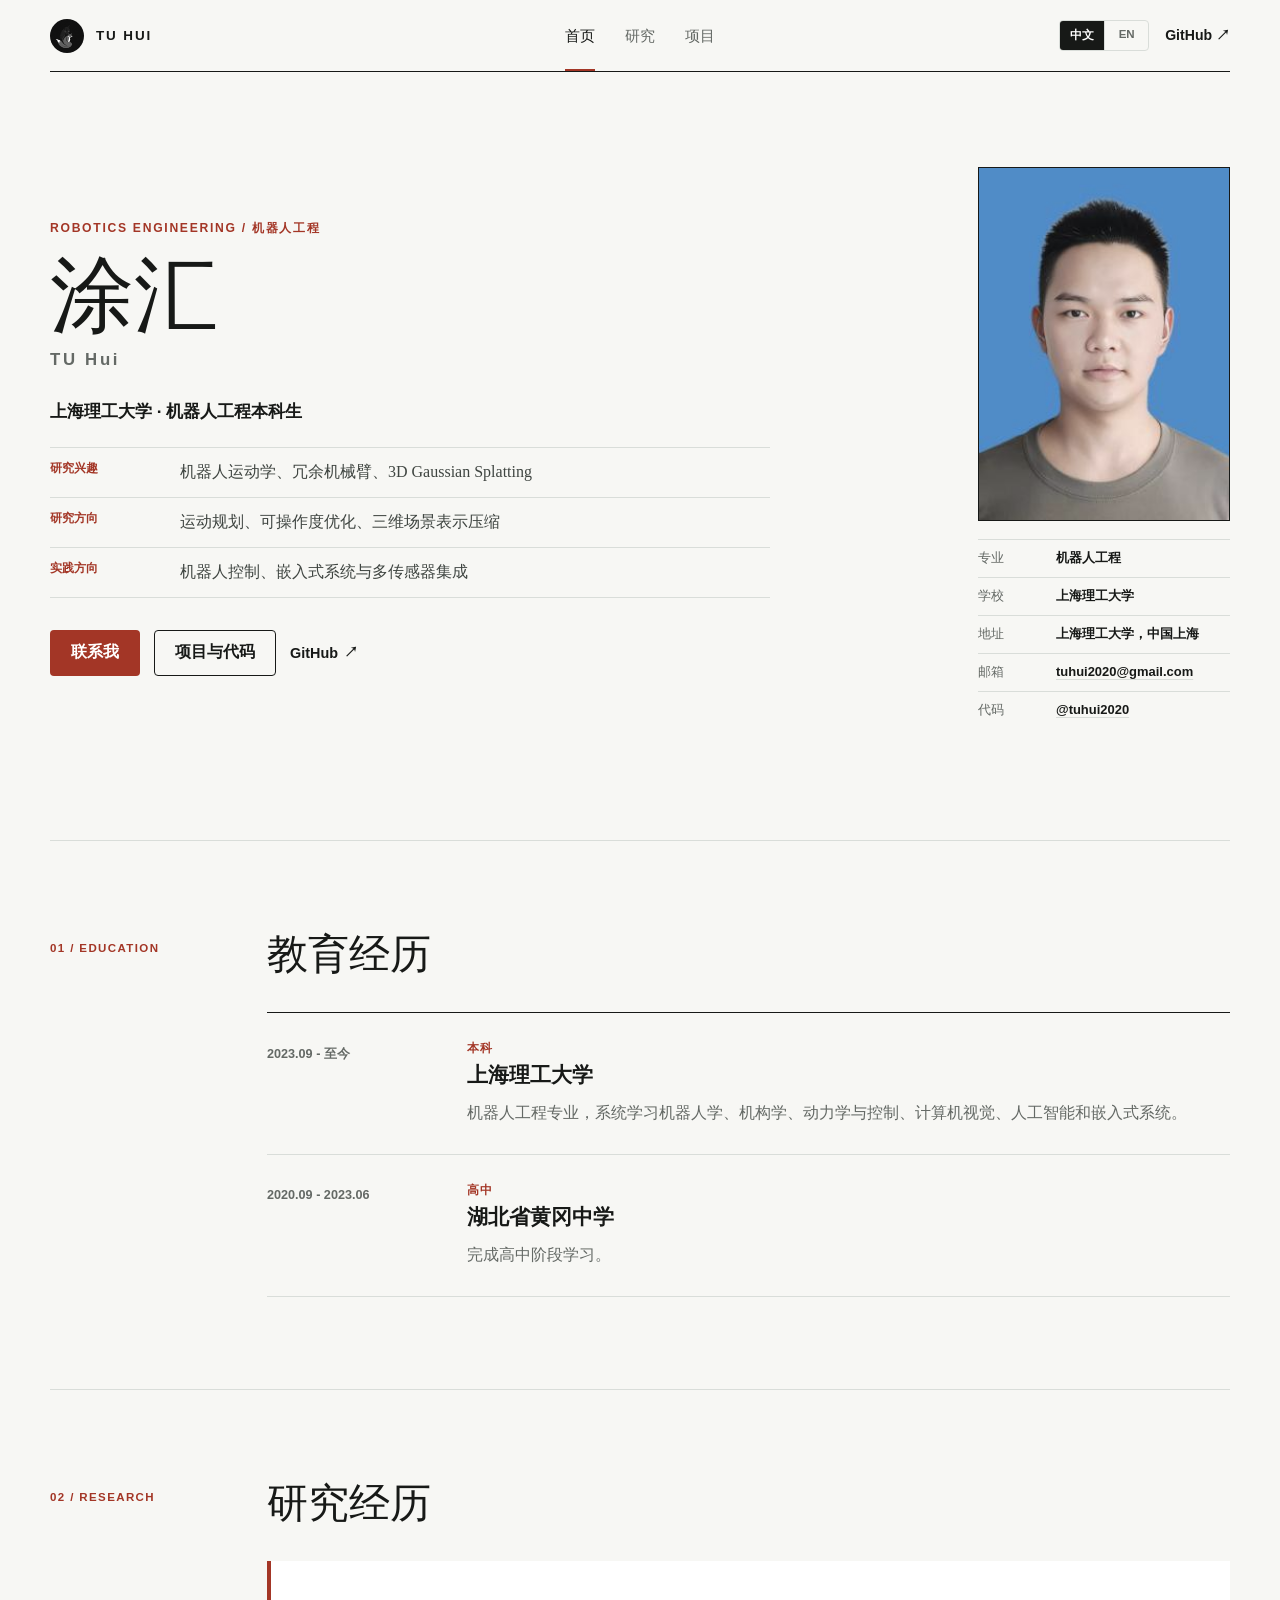
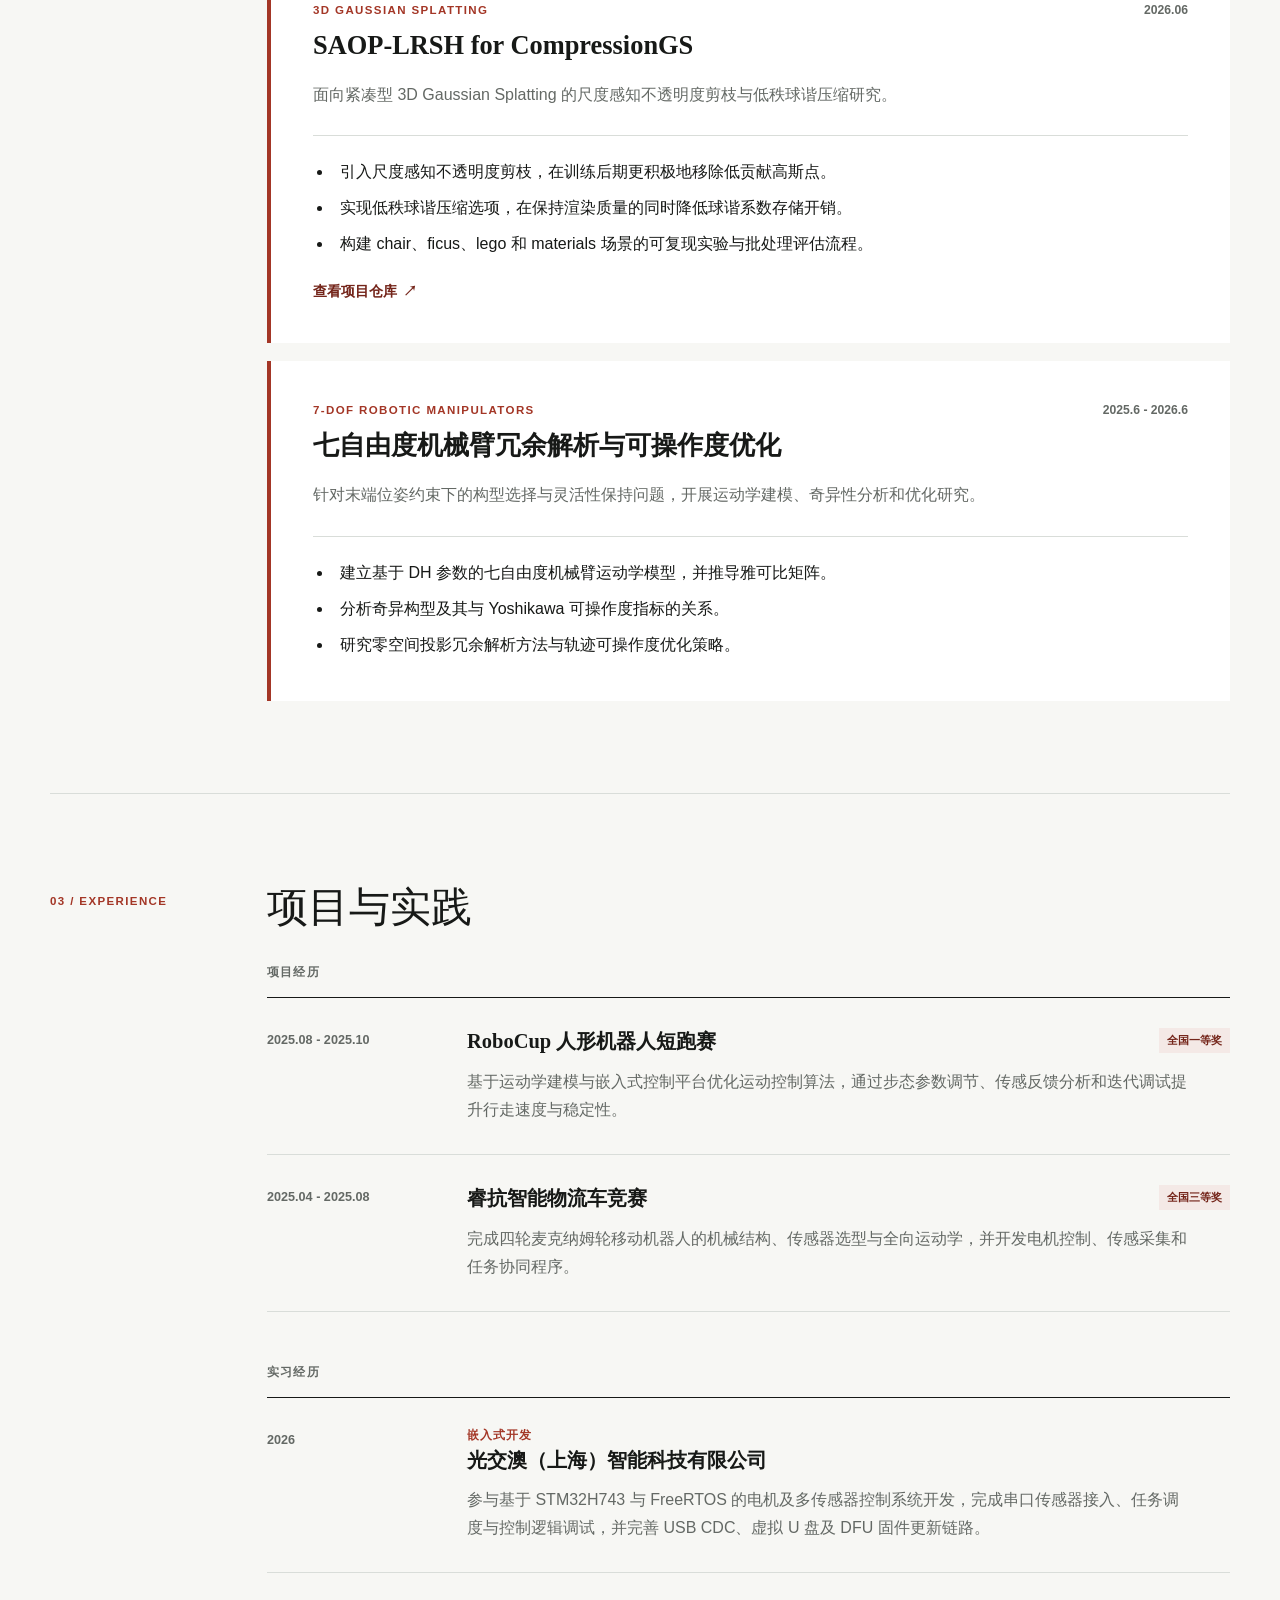
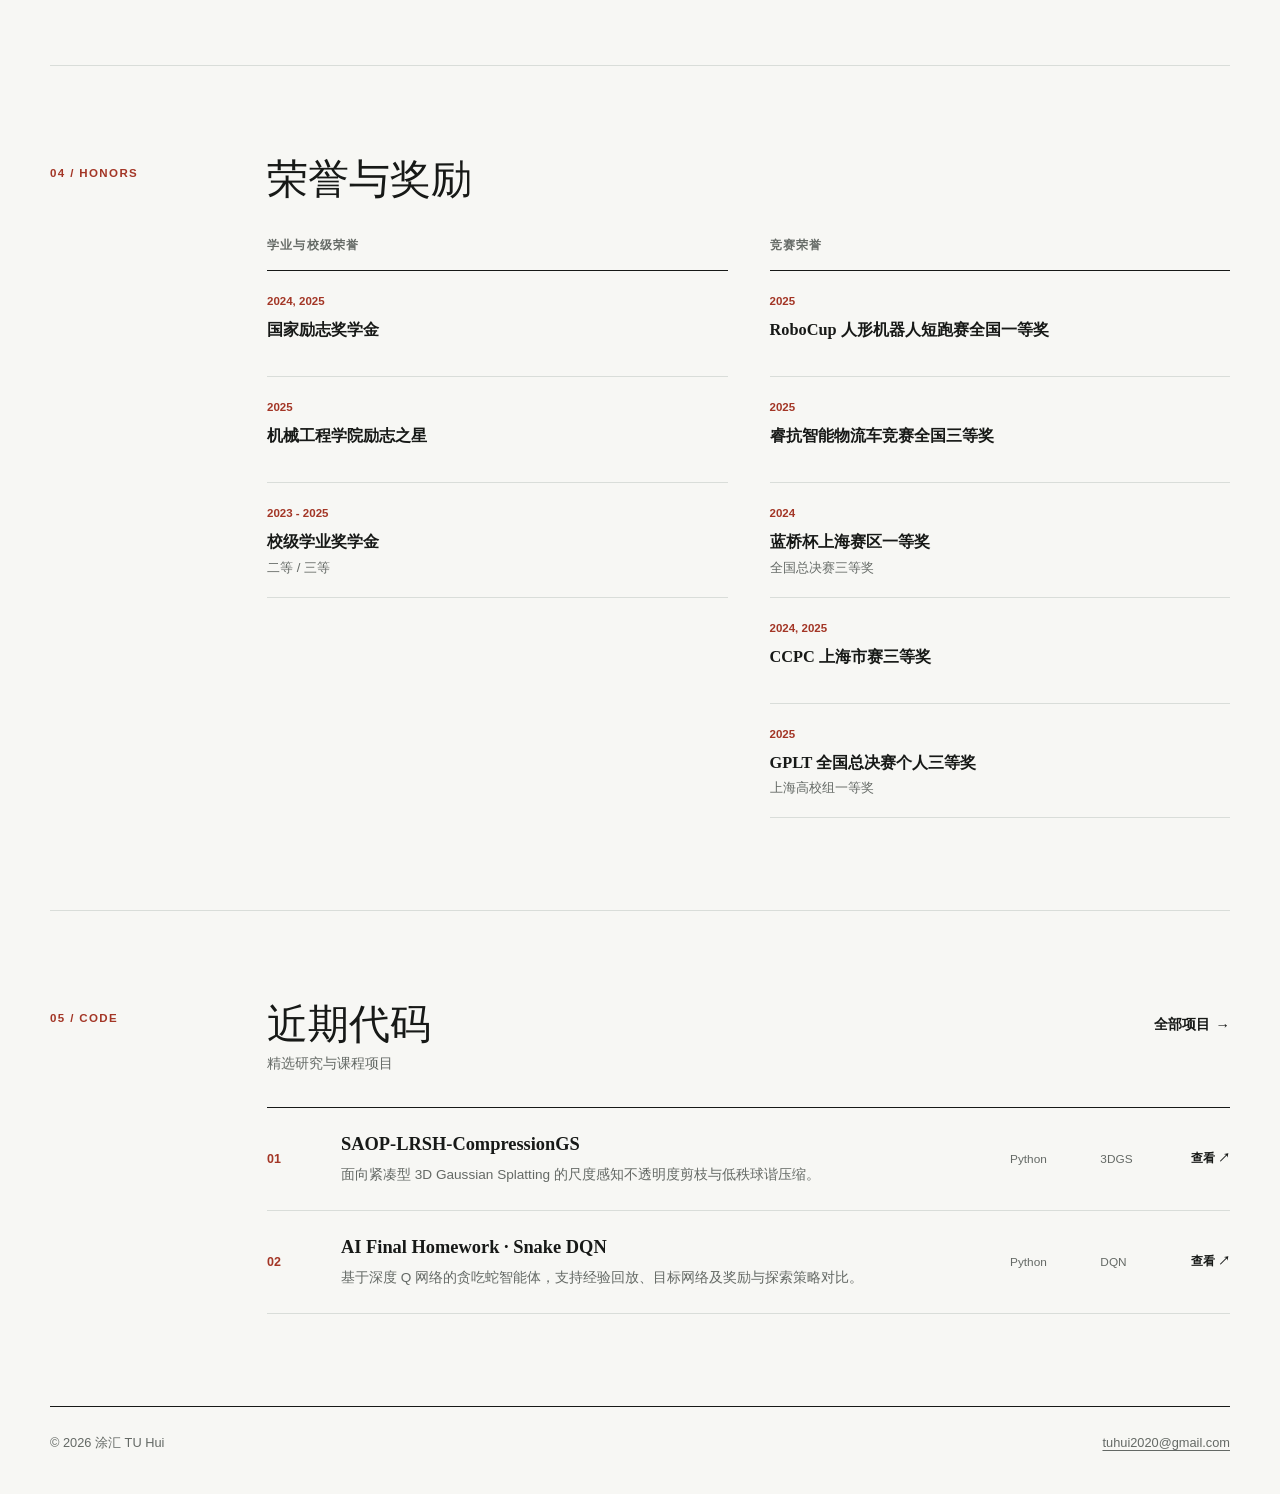
<file: index.html>
<!DOCTYPE html>
<html lang="zh-CN">
<head>
  <meta charset="UTF-8">
  <meta name="viewport" content="width=device-width, initial-scale=1.0">
  <title>涂汇 TU Hui | 个人学术主页</title>
  <meta name="description" content="涂汇的个人学术主页。上海理工大学机器人工程本科生，关注机器人运动规划、冗余机械臂与3D Gaussian Splatting压缩。">
  <link rel="alternate" hreflang="zh-CN" href="index.html">
  <link rel="alternate" hreflang="en" href="index-en.html">
  <link rel="preconnect" href="https://api.github.com">
  <link rel="stylesheet" href="styles.css?v=20260729-2">
</head>
<body data-page="home">
  <div class="site-shell">
    <div data-include="nav"></div>

    <main>
      <section class="profile-hero" aria-labelledby="profile-name">
        <div class="profile-copy">
          <p class="eyebrow">Robotics Engineering / 机器人工程</p>
          <h1 id="profile-name">涂汇 <span>TU Hui</span></h1>
          <p class="profile-role">上海理工大学 · 机器人工程本科生</p>
          <ul class="profile-points">
            <li><strong>研究兴趣</strong><span>机器人运动学、冗余机械臂、3D Gaussian Splatting</span></li>
            <li><strong>研究方向</strong><span>运动规划、可操作度优化、三维场景表示压缩</span></li>
            <li><strong>实践方向</strong><span>机器人控制、嵌入式系统与多传感器集成</span></li>
          </ul>
          <div class="profile-links" aria-label="个人链接">
            <a class="button primary" href="mailto:tuhui2020@gmail.com">联系我</a>
            <a class="button secondary" href="projects.html">项目与代码</a>
            <a class="text-arrow-link" href="https://github.com/tuhui2020" target="_blank" rel="noreferrer">GitHub <span aria-hidden="true">↗</span></a>
          </div>
        </div>

        <aside class="profile-card" aria-label="个人信息">
          <img class="profile-photo" src="images/profile.jpg" alt="涂汇的个人照片">
          <dl class="profile-facts">
            <div><dt>专业</dt><dd>机器人工程</dd></div>
            <div><dt>学校</dt><dd>上海理工大学</dd></div>
            <div><dt>地址</dt><dd>上海理工大学，中国上海</dd></div>
            <div><dt>邮箱</dt><dd><a href="mailto:tuhui2020@gmail.com">tuhui2020@gmail.com</a></dd></div>
            <div><dt>代码</dt><dd><a href="https://github.com/tuhui2020" target="_blank" rel="noreferrer">@tuhui2020</a></dd></div>
          </dl>
        </aside>
      </section>

      <section id="education" class="content-section" aria-labelledby="education-title">
        <div class="section-label">01 / Education</div>
        <div class="section-body">
          <h2 id="education-title">教育经历</h2>
          <div class="education-list">
            <article>
              <div class="timeline-date">2023.09 - 至今</div>
              <div><p class="item-award">本科</p><h3>上海理工大学</h3><p>机器人工程专业，系统学习机器人学、机构学、动力学与控制、计算机视觉、人工智能和嵌入式系统。</p></div>
            </article>
            <article>
              <div class="timeline-date">2020.09 - 2023.06</div>
              <div><p class="item-award">高中</p><h3>湖北省黄冈中学</h3><p>完成高中阶段学习。</p></div>
            </article>
          </div>
        </div>
      </section>

      <section id="research" class="content-section" aria-labelledby="research-title">
        <div class="section-label">02 / Research</div>
        <div class="section-body">
          <h2 id="research-title">研究经历</h2>
          <div class="research-entries">
            <article class="featured-research">
              <div class="research-entry-head"><div class="feature-kicker">3D Gaussian Splatting</div><span>2026.06</span></div>
              <h3>SAOP-LRSH for CompressionGS</h3>
              <p>面向紧凑型 3D Gaussian Splatting 的尺度感知不透明度剪枝与低秩球谐压缩研究。</p>
              <ul class="detail-list">
                <li>引入尺度感知不透明度剪枝，在训练后期更积极地移除低贡献高斯点。</li>
                <li>实现低秩球谐压缩选项，在保持渲染质量的同时降低球谐系数存储开销。</li>
                <li>构建 chair、ficus、lego 和 materials 场景的可复现实验与批处理评估流程。</li>
              </ul>
              <a class="text-arrow-link research-repo-link" href="https://github.com/tuhui2020/SAOP-LRSH-CompressionGS" target="_blank" rel="noreferrer">查看项目仓库 <span aria-hidden="true">↗</span></a>
            </article>
            <article class="featured-research">
              <div class="research-entry-head"><div class="feature-kicker">7-DOF Robotic Manipulators</div><span>2025.6 - 2026.6</span></div>
              <h3>七自由度机械臂冗余解析与可操作度优化</h3>
              <p>针对末端位姿约束下的构型选择与灵活性保持问题，开展运动学建模、奇异性分析和优化研究。</p>
              <ul class="detail-list">
                <li>建立基于 DH 参数的七自由度机械臂运动学模型，并推导雅可比矩阵。</li>
                <li>分析奇异构型及其与 Yoshikawa 可操作度指标的关系。</li>
                <li>研究零空间投影冗余解析方法与轨迹可操作度优化策略。</li>
              </ul>
            </article>
          </div>
        </div>
      </section>

      <section id="experience" class="content-section" aria-labelledby="experience-title">
        <div class="section-label">03 / Experience</div>
        <div class="section-body">
          <h2 id="experience-title">项目与实践</h2>

          <div class="experience-group">
            <h3 class="subsection-title">项目经历</h3>
            <div class="timeline">
              <article class="timeline-item">
                <div class="timeline-date">2025.08 - 2025.10</div>
                <div><div class="timeline-heading"><h3>RoboCup 人形机器人短跑赛</h3><span>全国一等奖</span></div><p>基于运动学建模与嵌入式控制平台优化运动控制算法，通过步态参数调节、传感反馈分析和迭代调试提升行走速度与稳定性。</p></div>
              </article>
              <article class="timeline-item">
                <div class="timeline-date">2025.04 - 2025.08</div>
                <div><div class="timeline-heading"><h3>睿抗智能物流车竞赛</h3><span>全国三等奖</span></div><p>完成四轮麦克纳姆轮移动机器人的机械结构、传感器选型与全向运动学，并开发电机控制、传感采集和任务协同程序。</p></div>
              </article>
            </div>
          </div>

          <div class="experience-group internship-group">
            <h3 class="subsection-title">实习经历</h3>
            <div class="timeline">
              <article class="timeline-item">
                <div class="timeline-date">2026</div>
                <div><p class="item-award">嵌入式开发</p><h3>光交澳（上海）智能科技有限公司</h3><p>参与基于 STM32H743 与 FreeRTOS 的电机及多传感器控制系统开发，完成串口传感器接入、任务调度与控制逻辑调试，并完善 USB CDC、虚拟 U 盘及 DFU 固件更新链路。</p></div>
              </article>
            </div>
          </div>
        </div>
      </section>

      <section id="honors" class="content-section" aria-labelledby="honors-title">
        <div class="section-label">04 / Honors</div>
        <div class="section-body">
          <h2 id="honors-title">荣誉与奖励</h2>
          <div class="honors-columns">
            <section aria-labelledby="academic-honors-title">
              <h3 id="academic-honors-title" class="subsection-title">学业与校级荣誉</h3>
              <div class="honor-list">
                <article><span>2024, 2025</span><h4>国家励志奖学金</h4></article>
                <article><span>2025</span><h4>机械工程学院励志之星</h4></article>
                <article><span>2023 - 2025</span><h4>校级学业奖学金</h4><p>二等 / 三等</p></article>
              </div>
            </section>
            <section aria-labelledby="competition-honors-title">
              <h3 id="competition-honors-title" class="subsection-title">竞赛荣誉</h3>
              <div class="honor-list">
                <article><span>2025</span><h4>RoboCup 人形机器人短跑赛全国一等奖</h4></article>
                <article><span>2025</span><h4>睿抗智能物流车竞赛全国三等奖</h4></article>
                <article><span>2024</span><h4>蓝桥杯上海赛区一等奖</h4><p>全国总决赛三等奖</p></article>
                <article><span>2024, 2025</span><h4>CCPC 上海市赛三等奖</h4></article>
                <article><span>2025</span><h4>GPLT 全国总决赛个人三等奖</h4><p>上海高校组一等奖</p></article>
              </div>
            </section>
          </div>
        </div>
      </section>

      <section id="work" class="content-section" aria-labelledby="work-title">
        <div class="section-label">05 / Code</div>
        <div class="section-body">
          <div class="section-heading-row"><div><h2 id="work-title">近期代码</h2><p class="section-note">精选研究与课程项目</p></div><a class="text-arrow-link" href="projects.html">全部项目 <span aria-hidden="true">→</span></a></div>
          <div class="home-repo-list">
            <article class="home-repo-item"><span class="home-repo-number">01</span><div><h3>SAOP-LRSH-CompressionGS</h3><p>面向紧凑型 3D Gaussian Splatting 的尺度感知不透明度剪枝与低秩球谐压缩。</p></div><div class="home-repo-meta"><span>Python</span><span>3DGS</span><a href="https://github.com/tuhui2020/SAOP-LRSH-CompressionGS" target="_blank" rel="noreferrer">查看 ↗</a></div></article>
            <article class="home-repo-item"><span class="home-repo-number">02</span><div><h3>AI Final Homework · Snake DQN</h3><p>基于深度 Q 网络的贪吃蛇智能体，支持经验回放、目标网络及奖励与探索策略对比。</p></div><div class="home-repo-meta"><span>Python</span><span>DQN</span><a href="https://github.com/tuhui2020/ai_final_homework" target="_blank" rel="noreferrer">查看 ↗</a></div></article>
          </div>
        </div>
      </section>
    </main>

    <footer class="site-footer"><span>© 2026 涂汇 TU Hui</span><a href="mailto:tuhui2020@gmail.com">tuhui2020@gmail.com</a></footer>
  </div>
  <script src="script.js?v=20260729-2"></script>
</body>
</html>
</file>
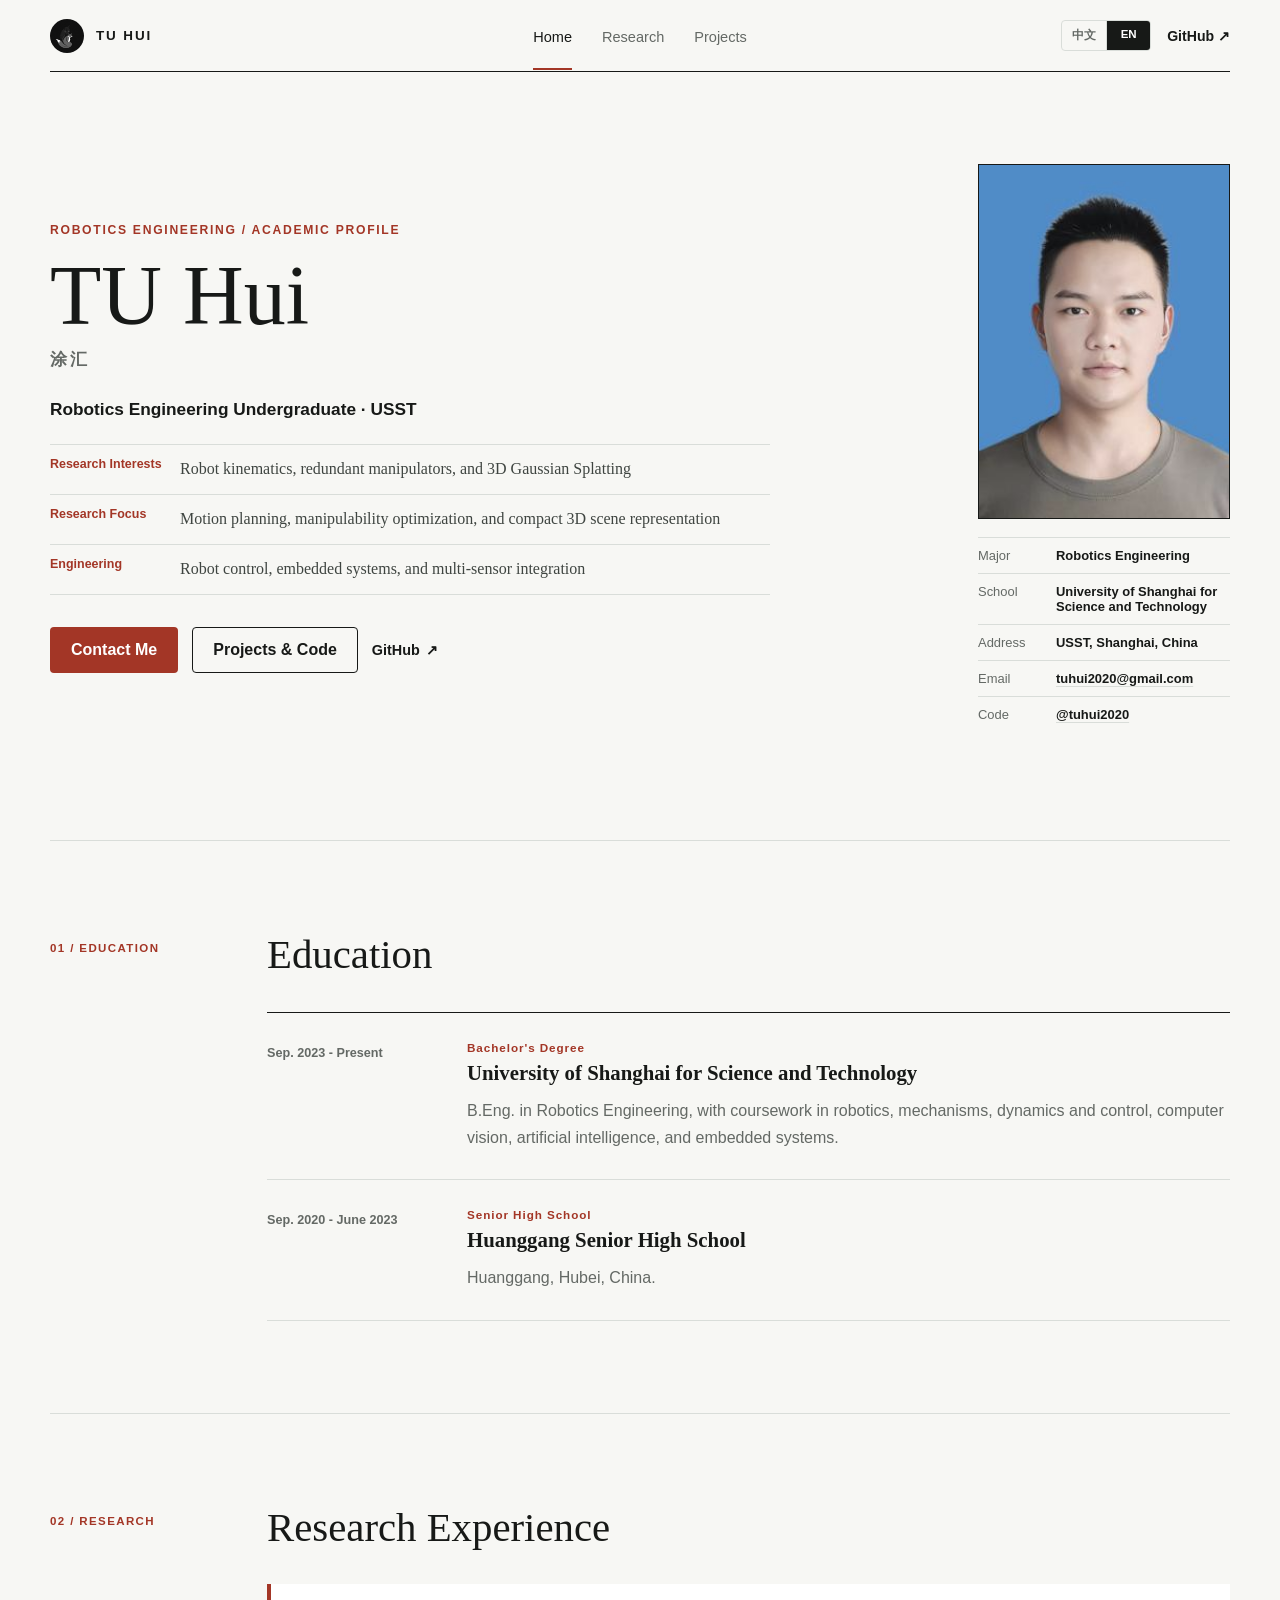
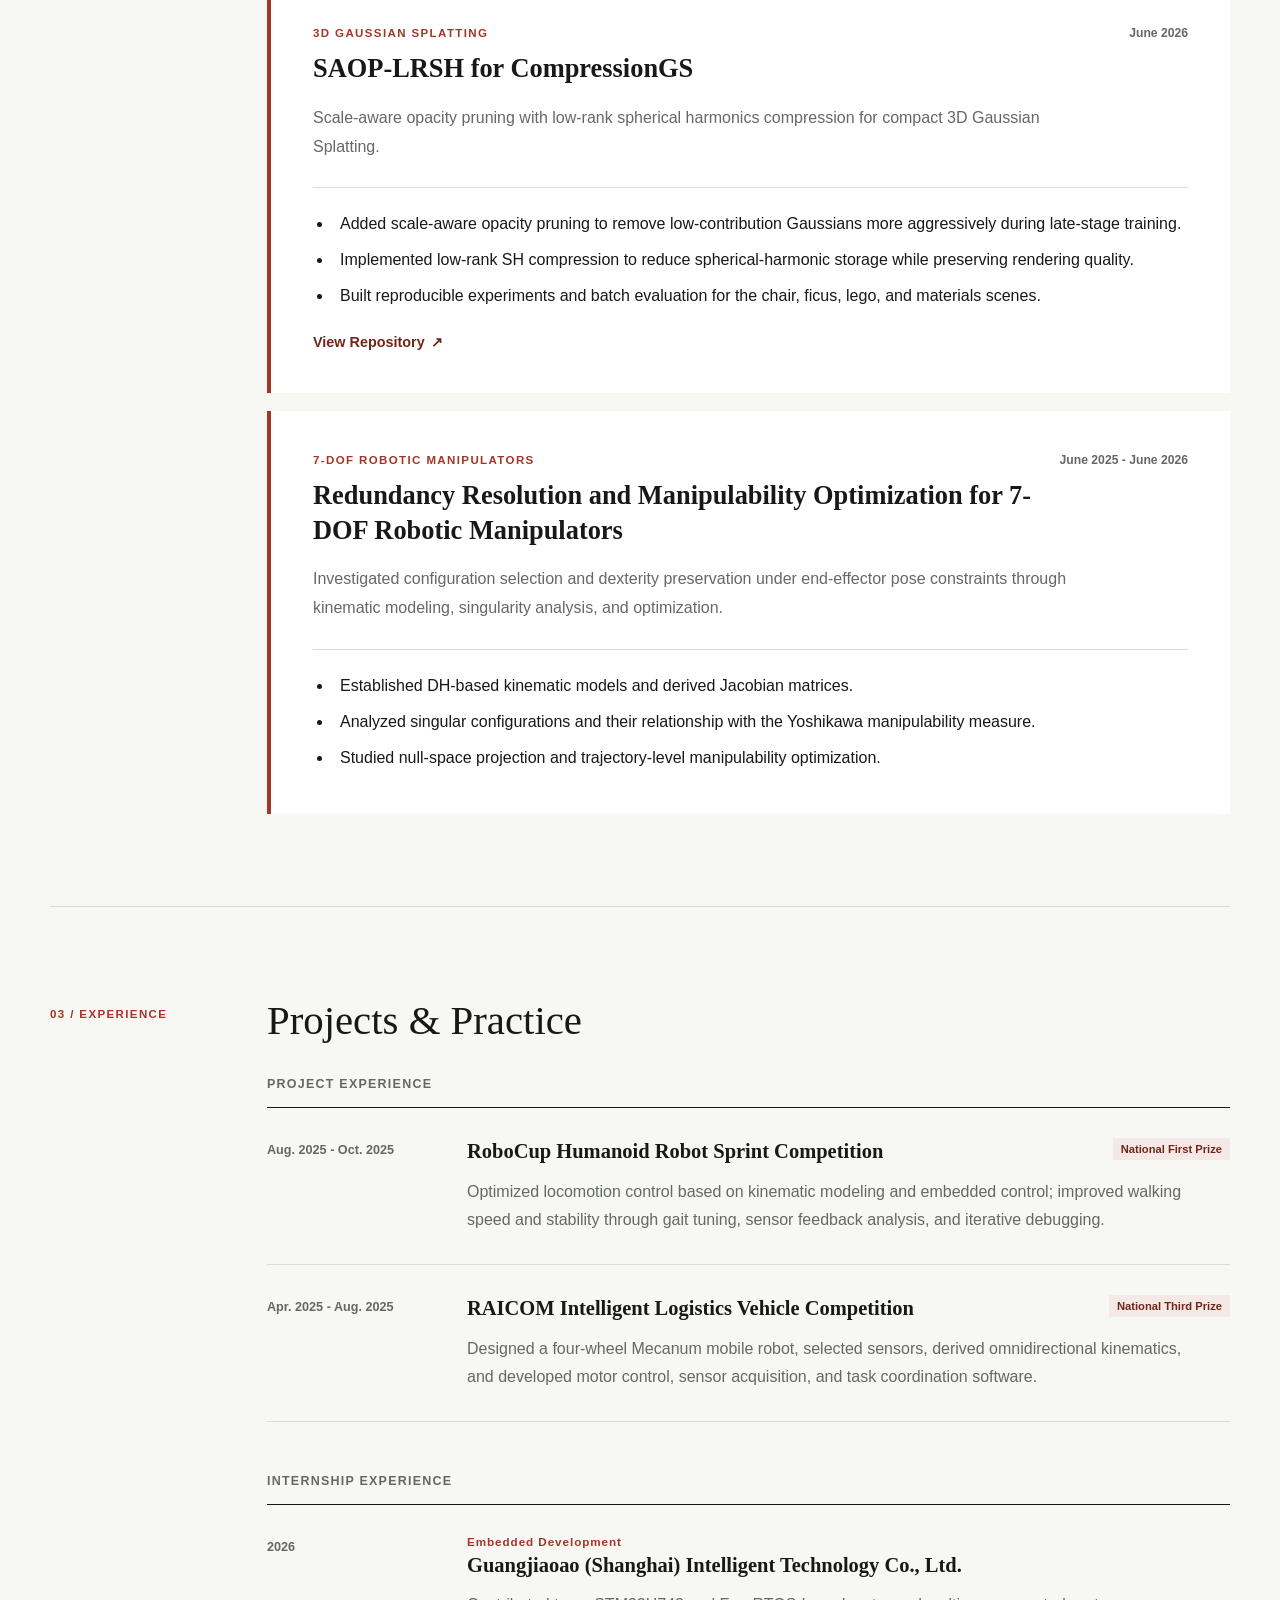
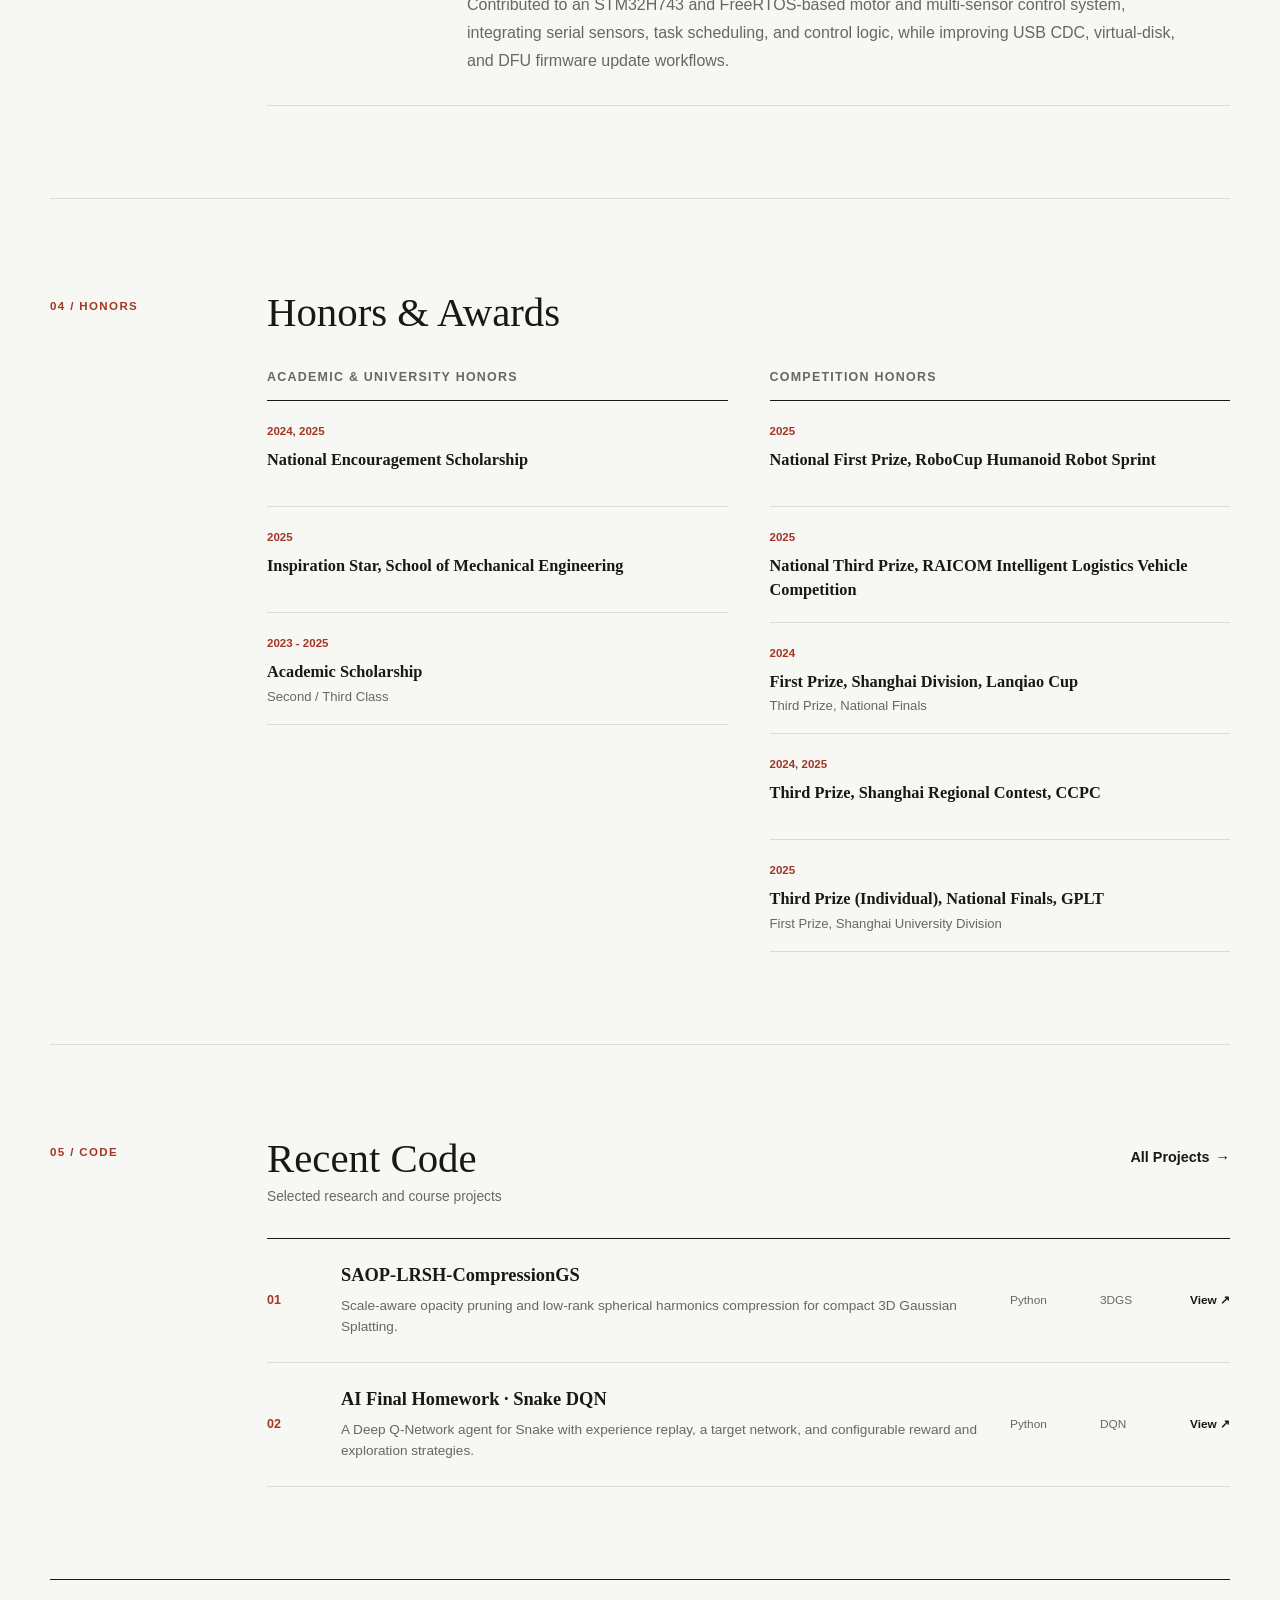
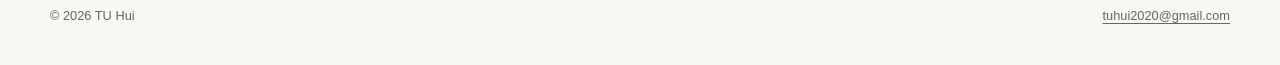
<file: index-en.html>
<!DOCTYPE html>
<html lang="en">
<head>
  <meta charset="UTF-8">
  <meta name="viewport" content="width=device-width, initial-scale=1.0">
  <title>TU Hui | Academic Profile</title>
  <meta name="description" content="TU Hui's academic profile. Robotics Engineering undergraduate at USST, focusing on robot motion planning, redundant manipulators, and 3D Gaussian Splatting compression.">
  <link rel="alternate" hreflang="zh-CN" href="index.html">
  <link rel="alternate" hreflang="en" href="index-en.html">
  <link rel="preconnect" href="https://api.github.com">
  <link rel="stylesheet" href="styles.css?v=20260729-2">
</head>
<body data-page="home" data-lang="en">
  <div class="site-shell">
    <div data-include="nav"></div>
    <main>
      <section class="profile-hero" aria-labelledby="profile-name">
        <div class="profile-copy">
          <p class="eyebrow">Robotics Engineering / Academic Profile</p>
          <h1 id="profile-name">TU Hui <span>涂汇</span></h1>
          <p class="profile-role">Robotics Engineering Undergraduate · USST</p>
          <ul class="profile-points">
            <li><strong>Research Interests</strong><span>Robot kinematics, redundant manipulators, and 3D Gaussian Splatting</span></li>
            <li><strong>Research Focus</strong><span>Motion planning, manipulability optimization, and compact 3D scene representation</span></li>
            <li><strong>Engineering</strong><span>Robot control, embedded systems, and multi-sensor integration</span></li>
          </ul>
          <div class="profile-links" aria-label="Profile links">
            <a class="button primary" href="mailto:tuhui2020@gmail.com">Contact Me</a><a class="button secondary" href="projects-en.html">Projects &amp; Code</a><a class="text-arrow-link" href="https://github.com/tuhui2020" target="_blank" rel="noreferrer">GitHub <span aria-hidden="true">↗</span></a>
          </div>
        </div>
        <aside class="profile-card" aria-label="Contact information">
          <img class="profile-photo" src="images/profile.jpg" alt="Portrait of TU Hui">
          <dl class="profile-facts">
            <div><dt>Major</dt><dd>Robotics Engineering</dd></div><div><dt>School</dt><dd>University of Shanghai for Science and Technology</dd></div><div><dt>Address</dt><dd>USST, Shanghai, China</dd></div><div><dt>Email</dt><dd><a href="mailto:tuhui2020@gmail.com">tuhui2020@gmail.com</a></dd></div><div><dt>Code</dt><dd><a href="https://github.com/tuhui2020" target="_blank" rel="noreferrer">@tuhui2020</a></dd></div>
          </dl>
        </aside>
      </section>

      <section id="education" class="content-section" aria-labelledby="education-title">
        <div class="section-label">01 / Education</div><div class="section-body"><h2 id="education-title">Education</h2><div class="education-list">
          <article><div class="timeline-date">Sep. 2023 - Present</div><div><p class="item-award">Bachelor's Degree</p><h3>University of Shanghai for Science and Technology</h3><p>B.Eng. in Robotics Engineering, with coursework in robotics, mechanisms, dynamics and control, computer vision, artificial intelligence, and embedded systems.</p></div></article>
          <article><div class="timeline-date">Sep. 2020 - June 2023</div><div><p class="item-award">Senior High School</p><h3>Huanggang Senior High School</h3><p>Huanggang, Hubei, China.</p></div></article>
        </div></div>
      </section>

      <section id="research" class="content-section" aria-labelledby="research-title">
        <div class="section-label">02 / Research</div><div class="section-body"><h2 id="research-title">Research Experience</h2><div class="research-entries">
          <article class="featured-research">
            <div class="research-entry-head"><div class="feature-kicker">3D Gaussian Splatting</div><span>June 2026</span></div><h3>SAOP-LRSH for CompressionGS</h3><p>Scale-aware opacity pruning with low-rank spherical harmonics compression for compact 3D Gaussian Splatting.</p>
            <ul class="detail-list"><li>Added scale-aware opacity pruning to remove low-contribution Gaussians more aggressively during late-stage training.</li><li>Implemented low-rank SH compression to reduce spherical-harmonic storage while preserving rendering quality.</li><li>Built reproducible experiments and batch evaluation for the chair, ficus, lego, and materials scenes.</li></ul>
            <a class="text-arrow-link research-repo-link" href="https://github.com/tuhui2020/SAOP-LRSH-CompressionGS" target="_blank" rel="noreferrer">View Repository <span aria-hidden="true">↗</span></a>
          </article>
          <article class="featured-research">
            <div class="research-entry-head"><div class="feature-kicker">7-DOF Robotic Manipulators</div><span>June 2025 - June 2026</span></div><h3>Redundancy Resolution and Manipulability Optimization for 7-DOF Robotic Manipulators</h3><p>Investigated configuration selection and dexterity preservation under end-effector pose constraints through kinematic modeling, singularity analysis, and optimization.</p>
            <ul class="detail-list"><li>Established DH-based kinematic models and derived Jacobian matrices.</li><li>Analyzed singular configurations and their relationship with the Yoshikawa manipulability measure.</li><li>Studied null-space projection and trajectory-level manipulability optimization.</li></ul>
          </article>
        </div></div>
      </section>

      <section id="experience" class="content-section" aria-labelledby="experience-title">
        <div class="section-label">03 / Experience</div><div class="section-body"><h2 id="experience-title">Projects &amp; Practice</h2>
          <div class="experience-group"><h3 class="subsection-title">Project Experience</h3><div class="timeline">
            <article class="timeline-item"><div class="timeline-date">Aug. 2025 - Oct. 2025</div><div><div class="timeline-heading"><h3>RoboCup Humanoid Robot Sprint Competition</h3><span>National First Prize</span></div><p>Optimized locomotion control based on kinematic modeling and embedded control; improved walking speed and stability through gait tuning, sensor feedback analysis, and iterative debugging.</p></div></article>
            <article class="timeline-item"><div class="timeline-date">Apr. 2025 - Aug. 2025</div><div><div class="timeline-heading"><h3>RAICOM Intelligent Logistics Vehicle Competition</h3><span>National Third Prize</span></div><p>Designed a four-wheel Mecanum mobile robot, selected sensors, derived omnidirectional kinematics, and developed motor control, sensor acquisition, and task coordination software.</p></div></article>
          </div></div>
          <div class="experience-group internship-group"><h3 class="subsection-title">Internship Experience</h3><div class="timeline">
            <article class="timeline-item"><div class="timeline-date">2026</div><div><p class="item-award">Embedded Development</p><h3>Guangjiaoao (Shanghai) Intelligent Technology Co., Ltd.</h3><p>Contributed to an STM32H743 and FreeRTOS-based motor and multi-sensor control system, integrating serial sensors, task scheduling, and control logic, while improving USB CDC, virtual-disk, and DFU firmware update workflows.</p></div></article>
          </div></div>
        </div>
      </section>

      <section id="honors" class="content-section" aria-labelledby="honors-title">
        <div class="section-label">04 / Honors</div><div class="section-body"><h2 id="honors-title">Honors &amp; Awards</h2><div class="honors-columns">
          <section aria-labelledby="academic-honors-title"><h3 id="academic-honors-title" class="subsection-title">Academic &amp; University Honors</h3><div class="honor-list">
            <article><span>2024, 2025</span><h4>National Encouragement Scholarship</h4></article><article><span>2025</span><h4>Inspiration Star, School of Mechanical Engineering</h4></article><article><span>2023 - 2025</span><h4>Academic Scholarship</h4><p>Second / Third Class</p></article>
          </div></section>
          <section aria-labelledby="competition-honors-title"><h3 id="competition-honors-title" class="subsection-title">Competition Honors</h3><div class="honor-list">
            <article><span>2025</span><h4>National First Prize, RoboCup Humanoid Robot Sprint</h4></article><article><span>2025</span><h4>National Third Prize, RAICOM Intelligent Logistics Vehicle Competition</h4></article><article><span>2024</span><h4>First Prize, Shanghai Division, Lanqiao Cup</h4><p>Third Prize, National Finals</p></article><article><span>2024, 2025</span><h4>Third Prize, Shanghai Regional Contest, CCPC</h4></article><article><span>2025</span><h4>Third Prize (Individual), National Finals, GPLT</h4><p>First Prize, Shanghai University Division</p></article>
          </div></section>
        </div></div>
      </section>

      <section id="work" class="content-section" aria-labelledby="work-title"><div class="section-label">05 / Code</div><div class="section-body"><div class="section-heading-row"><div><h2 id="work-title">Recent Code</h2><p class="section-note">Selected research and course projects</p></div><a class="text-arrow-link" href="projects-en.html">All Projects <span aria-hidden="true">→</span></a></div><div class="home-repo-list">
        <article class="home-repo-item"><span class="home-repo-number">01</span><div><h3>SAOP-LRSH-CompressionGS</h3><p>Scale-aware opacity pruning and low-rank spherical harmonics compression for compact 3D Gaussian Splatting.</p></div><div class="home-repo-meta"><span>Python</span><span>3DGS</span><a href="https://github.com/tuhui2020/SAOP-LRSH-CompressionGS" target="_blank" rel="noreferrer">View ↗</a></div></article>
        <article class="home-repo-item"><span class="home-repo-number">02</span><div><h3>AI Final Homework · Snake DQN</h3><p>A Deep Q-Network agent for Snake with experience replay, a target network, and configurable reward and exploration strategies.</p></div><div class="home-repo-meta"><span>Python</span><span>DQN</span><a href="https://github.com/tuhui2020/ai_final_homework" target="_blank" rel="noreferrer">View ↗</a></div></article>
      </div></div></section>
    </main>
    <footer class="site-footer"><span>© 2026 TU Hui</span><a href="mailto:tuhui2020@gmail.com">tuhui2020@gmail.com</a></footer>
  </div>
  <script src="script.js?v=20260729-2"></script>
</body>
</html>
</file>
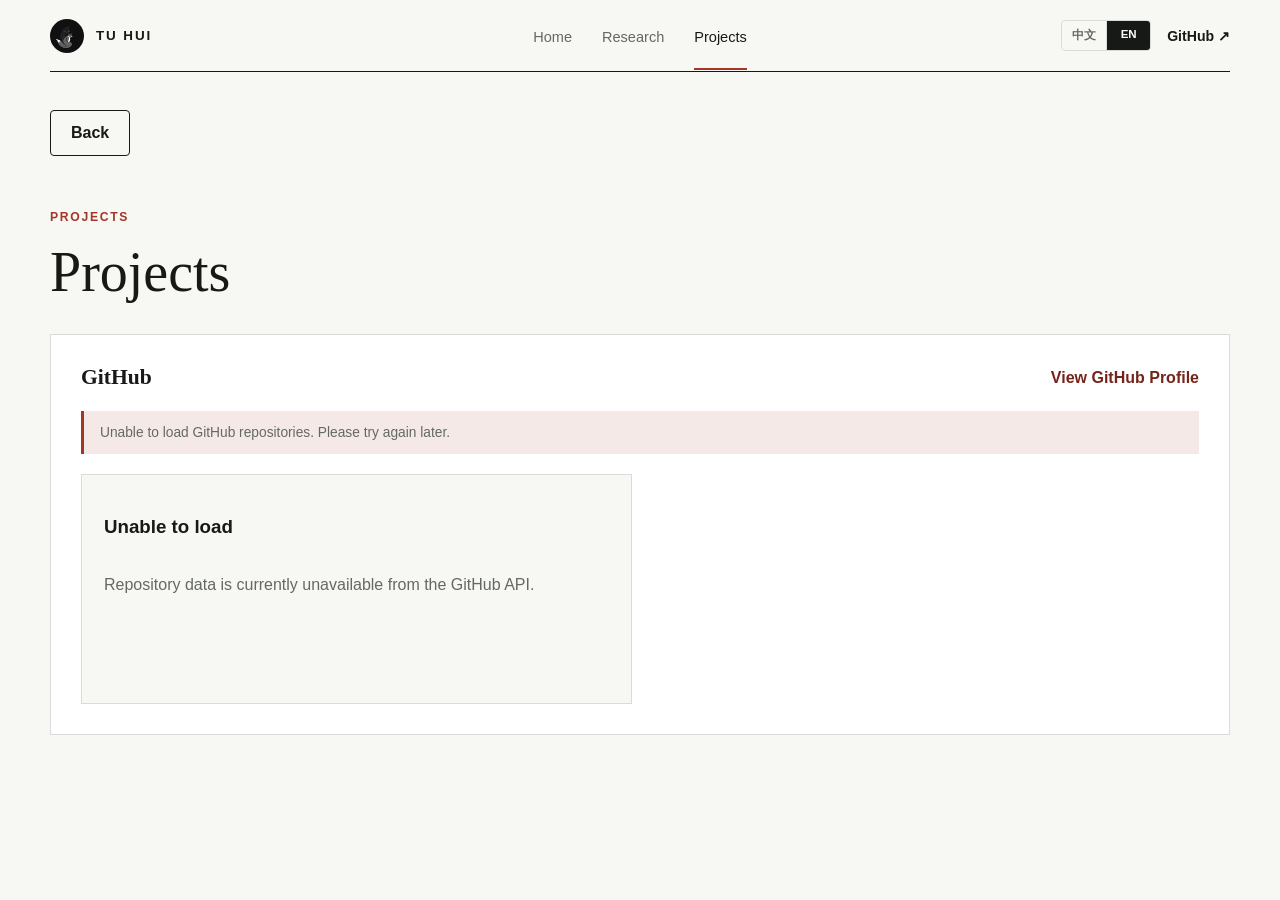
<file: projects-en.html>
<!DOCTYPE html>
<html lang="en">
<head>
  <meta charset="UTF-8">
  <meta name="viewport" content="width=device-width, initial-scale=1.0">
  <title>TU Hui | Projects</title>
  <meta name="description" content="Public GitHub projects by TU Hui.">
  <link rel="alternate" hreflang="zh-CN" href="projects.html">
  <link rel="alternate" hreflang="en" href="projects-en.html">
  <link rel="preconnect" href="https://api.github.com">
  <link rel="stylesheet" href="styles.css?v=20260729-2">
</head>
<body data-page="projects" data-lang="en">
  <div class="site-shell">
    <div data-include="nav"></div>

    <main>
      <div class="top-actions">
        <a class="button secondary" href="index-en.html">Back</a>
      </div>

      <section class="page-header">
        <p class="eyebrow">Projects</p>
        <h1>Projects</h1>
      </section>

      <section class="repo-panel">
        <div class="repo-panel-head">
          <h2>GitHub</h2>
          <a class="text-link" href="https://github.com/tuhui2020" target="_blank" rel="noreferrer">View GitHub Profile</a>
        </div>
        <div id="repo-status" class="repo-status" aria-live="polite">Loading GitHub repositories...</div>
        <div id="repo-grid" class="repo-grid" aria-live="polite"></div>
      </section>
    </main>
  </div>

  <script src="script.js?v=20260729-2"></script>
</body>
</html>
</file>
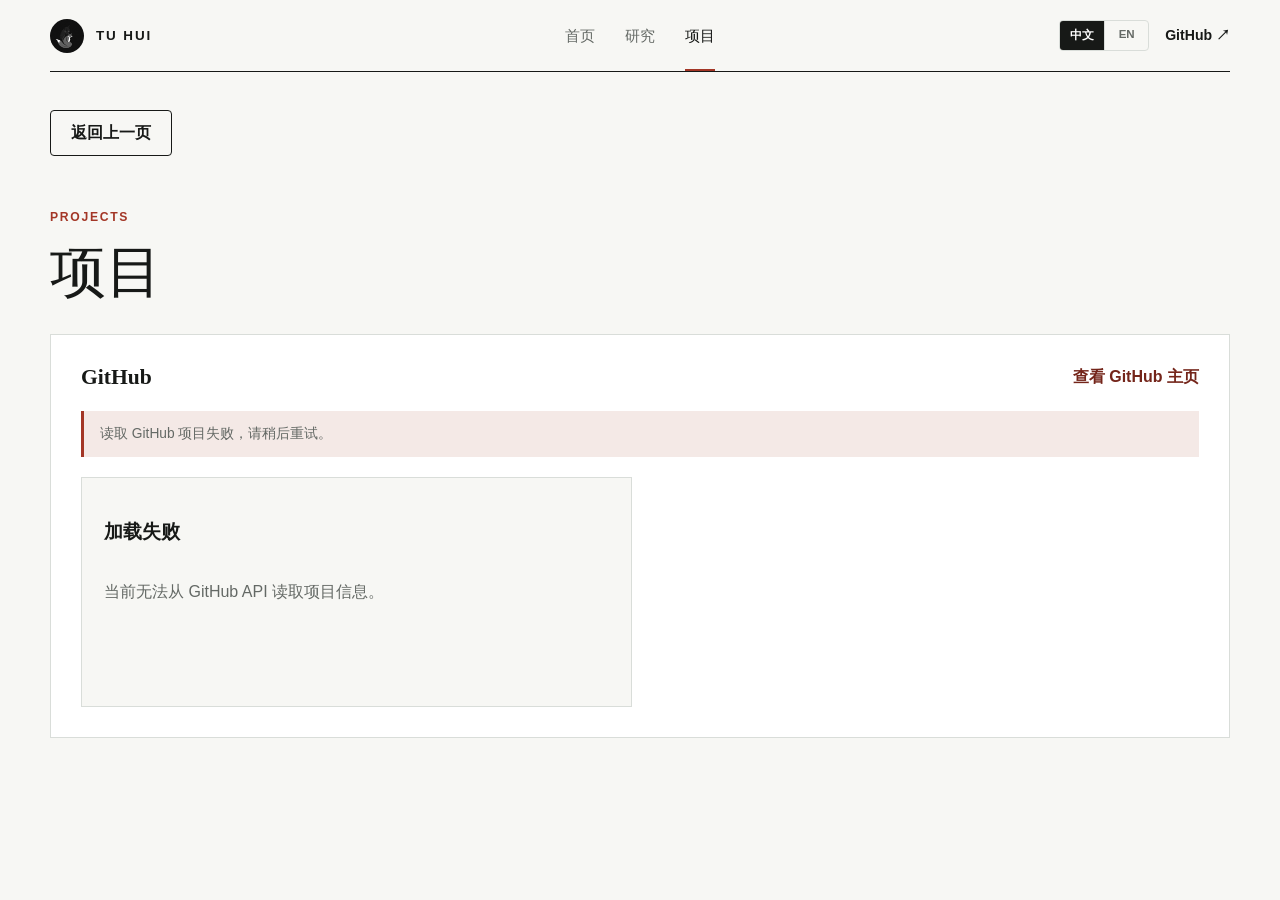
<file: projects.html>
﻿<!DOCTYPE html>
<html lang="zh-CN">
<head>
  <meta charset="UTF-8">
  <meta name="viewport" content="width=device-width, initial-scale=1.0">
  <title>Wolfox | 项目</title>
  <meta name="description" content="展示 tuhui2020 的 GitHub 项目。">
  <link rel="preconnect" href="https://api.github.com">
  <link rel="stylesheet" href="styles.css?v=20260729-2">
</head>
<body data-page="projects">
  <div class="site-shell">
    <div data-include="nav"></div>

    <main>
      <div class="top-actions">
        <a class="button secondary" href="index.html">返回上一页</a>
      </div>

      <section class="page-header">
        <p class="eyebrow">Projects</p>
        <h1>项目</h1>
      </section>

      <section class="repo-panel">
        <div class="repo-panel-head">
          <h2>GitHub</h2>
          <a class="text-link" href="https://github.com/tuhui2020" target="_blank" rel="noreferrer">查看 GitHub 主页</a>
        </div>
        <div id="repo-status" class="repo-status" aria-live="polite">正在读取 GitHub 项目...</div>
        <div id="repo-grid" class="repo-grid" aria-live="polite"></div>
      </section>
    </main>
  </div>

  <script src="script.js?v=20260729-2"></script>
</body>
</html>
</file>
<file: styles.css>
:root {
  --paper: #f7f7f4;
  --surface: #ffffff;
  --ink: #171917;
  --muted: #646965;
  --line: #d9ddd9;
  --accent: #a33626;
  --accent-dark: #74251a;
  --forest: #173c34;
  --soft-green: #e8efeb;
  --soft-red: #f4e9e6;
  --max-width: 1180px;
  --serif: Georgia, "Times New Roman", "Songti SC", SimSun, serif;
  --sans: "Segoe UI", "PingFang SC", "Microsoft YaHei", sans-serif;
}

* { box-sizing: border-box; }
html { scroll-behavior: smooth; }
body {
  margin: 0;
  min-height: 100vh;
  background: var(--paper);
  color: var(--ink);
  font-family: var(--sans);
}
a { color: inherit; }
button, input { font: inherit; }
.site-shell { width: min(calc(100% - 48px), var(--max-width)); margin: 0 auto; }

[data-include="nav"] {
  position: sticky;
  top: 0;
  z-index: 20;
}

.site-header {
  display: grid;
  grid-template-columns: 1fr auto 1fr;
  align-items: center;
  min-height: 72px;
  border-bottom: 1px solid var(--ink);
  background: rgba(247, 247, 244, 0.94);
  backdrop-filter: blur(14px);
}
.site-identity { display: inline-flex; align-items: center; gap: 12px; width: fit-content; text-decoration: none; }
.site-logo-image { width: 34px; height: 34px; object-fit: cover; border-radius: 50%; filter: grayscale(1); }
.site-name { font: 700 0.84rem/1 var(--sans); letter-spacing: 0.14em; }
.site-nav { display: flex; align-items: center; gap: 30px; }
.site-nav a { position: relative; padding: 26px 0 24px; color: var(--muted); font-size: 0.91rem; text-decoration: none; }
.site-nav a::after { content: ""; position: absolute; right: 0; bottom: -1px; left: 0; height: 2px; background: transparent; }
.site-nav a:hover, .site-nav a.active { color: var(--ink); }
.site-nav a.active::after { background: var(--accent); }
.header-actions { display: flex; align-items: center; justify-self: end; gap: 16px; }
.header-github { font-size: 0.88rem; font-weight: 700; text-decoration: none; }
.header-github:hover, .text-arrow-link:hover { color: var(--accent); }
.language-switch { display: inline-grid; grid-template-columns: 1fr 1fr; border: 1px solid var(--line); border-radius: 4px; overflow: hidden; }
.language-switch a { min-width: 44px; padding: 7px 9px; color: var(--muted); font-size: 0.72rem; font-weight: 700; text-align: center; text-decoration: none; }
.language-switch a + a { border-left: 1px solid var(--line); }
.language-switch a:hover { color: var(--ink); }
.language-switch a.active { background: var(--ink); color: #fff; }

.profile-hero {
  display: grid;
  grid-template-columns: minmax(0, 1.45fr) minmax(300px, 0.55fr);
  align-items: center;
  gap: 9%;
  min-height: calc(100svh - 132px);
  padding: 64px 0 80px;
}
.eyebrow { margin: 0 0 20px; color: var(--accent); font-size: 0.76rem; font-weight: 800; letter-spacing: 0.14em; text-transform: uppercase; }
.profile-copy h1 { margin: 0; font: 400 5.25rem/0.94 var(--serif); letter-spacing: 0; }
.profile-copy h1 span { display: block; margin-top: 16px; color: var(--muted); font: 600 1.05rem/1 var(--sans); letter-spacing: 0.16em; }
.profile-role { margin: 30px 0 0; font-size: 1.08rem; font-weight: 700; }
.profile-points { max-width: 720px; margin: 24px 0 0; padding: 0; border-bottom: 1px solid var(--line); list-style: none; }
.profile-points li { display: grid; grid-template-columns: 112px minmax(0, 1fr); gap: 18px; padding: 12px 0; border-top: 1px solid var(--line); }
.profile-points strong { color: var(--accent); font-size: 0.78rem; }
.profile-points span { color: #3f4541; font: 400 1rem/1.55 var(--serif); }
.profile-links { display: flex; align-items: center; gap: 14px; margin-top: 32px; flex-wrap: wrap; }
.button { display: inline-flex; align-items: center; justify-content: center; gap: 8px; min-height: 46px; padding: 0 20px; border: 1px solid transparent; border-radius: 4px; font-weight: 700; text-decoration: none; cursor: pointer; transition: background 160ms ease, color 160ms ease, border-color 160ms ease; }
.button.primary { background: var(--accent); color: #fff; }
.button.primary:hover { background: var(--accent-dark); }
.button.secondary { border-color: var(--ink); background: transparent; color: var(--ink); }
.button.secondary:hover { background: var(--ink); color: #fff; }
.button.small { min-height: 38px; padding: 0 14px; font-size: 0.86rem; }
.text-arrow-link { display: inline-flex; align-items: center; gap: 6px; font-size: 0.9rem; font-weight: 700; text-decoration: none; }
.profile-card { align-self: center; margin: 0; }
.profile-photo { display: block; width: min(100%, 252px); aspect-ratio: 239 / 336; margin-left: auto; border: 1px solid var(--ink); object-fit: cover; object-position: center top; filter: saturate(0.78); }
.profile-facts { width: min(100%, 252px); margin: 18px 0 0 auto; }
.profile-facts div { display: grid; grid-template-columns: 66px 1fr; gap: 12px; padding: 10px 0; border-top: 1px solid var(--line); font-size: 0.81rem; }
.profile-facts dt { color: var(--muted); }
.profile-facts dd { min-width: 0; margin: 0; font-weight: 700; overflow-wrap: anywhere; }
.profile-facts a { text-decoration-color: var(--line); text-underline-offset: 3px; }

.content-section { display: grid; grid-template-columns: 175px 1fr; gap: 42px; padding: 92px 0; border-top: 1px solid var(--line); scroll-margin-top: 72px; }
.section-label { padding-top: 9px; color: var(--accent); font-size: 0.72rem; font-weight: 800; letter-spacing: 0.12em; text-transform: uppercase; }
.section-body { min-width: 0; }
.section-body > h2, .section-heading-row h2 { margin: 0 0 34px; font: 400 2.55rem/1.1 var(--serif); }
.section-heading-row { display: flex; align-items: flex-start; justify-content: space-between; gap: 24px; margin-bottom: 34px; }
.section-heading-row h2 { margin-bottom: 7px; }
.section-heading-row .text-arrow-link { margin-top: 12px; white-space: nowrap; }
.section-note { margin: 0; color: var(--muted); font-size: 0.86rem; }
.education-list { border-top: 1px solid var(--ink); }
.education-list article { display: grid; grid-template-columns: 170px 1fr; gap: 30px; padding: 28px 0; border-bottom: 1px solid var(--line); }
.education-list h3 { margin: 5px 0 10px; font: 600 1.3rem/1.35 var(--serif); }
.education-list p:last-child { max-width: 760px; margin: 0; color: var(--muted); line-height: 1.7; }

.research-entries { display: grid; gap: 18px; }
.featured-research { padding: 42px; border-left: 4px solid var(--accent); background: var(--surface); }
.feature-kicker { margin-bottom: 12px; color: var(--accent); font-size: 0.72rem; font-weight: 800; letter-spacing: 0.12em; text-transform: uppercase; }
.research-entry-head { display: flex; align-items: baseline; justify-content: space-between; gap: 20px; }
.research-entry-head > span { color: var(--muted); font-size: 0.76rem; font-weight: 700; white-space: nowrap; }
.featured-research h3 { max-width: 720px; margin: 0 0 18px; font: 600 1.65rem/1.3 var(--serif); }
.featured-research > p { max-width: 760px; margin: 0; color: var(--muted); line-height: 1.8; }
.detail-list { margin: 26px 0 0; padding: 22px 0 0 20px; border-top: 1px solid var(--line); }
.detail-list li { padding-left: 7px; line-height: 1.75; }
.detail-list li + li { margin-top: 8px; }
.research-repo-link { margin-top: 24px; color: var(--accent-dark); }

.experience-group + .experience-group { margin-top: 52px; }
.subsection-title { margin: 0 0 16px; color: var(--muted); font-size: 0.78rem; font-weight: 800; letter-spacing: 0.1em; text-transform: uppercase; }
.timeline { border-top: 1px solid var(--ink); }
.timeline-item { display: grid; grid-template-columns: 170px 1fr; gap: 30px; padding: 30px 0; border-bottom: 1px solid var(--line); }
.timeline-date { padding-top: 5px; color: var(--muted); font-size: 0.79rem; font-weight: 700; }
.timeline-item h3 { margin: 4px 0 12px; font: 600 1.28rem/1.35 var(--serif); }
.timeline-item p:last-child { max-width: 720px; margin: 0; color: var(--muted); line-height: 1.75; }
.item-award { margin: 0; color: var(--accent); font-size: 0.73rem; font-weight: 800; letter-spacing: 0.08em; }
.timeline-heading { display: flex; align-items: flex-start; justify-content: space-between; gap: 20px; }
.timeline-heading h3 { margin-top: 0; }
.timeline-heading span { flex: none; padding: 5px 8px; background: var(--soft-red); color: var(--accent-dark); font-size: 0.7rem; font-weight: 800; }

.honors-columns { display: grid; grid-template-columns: repeat(2, minmax(0, 1fr)); gap: 42px; }
.honor-list { border-top: 1px solid var(--ink); }
.honor-list article { min-height: 106px; padding: 20px 0; border-bottom: 1px solid var(--line); }
.honor-list span { color: var(--accent); font-size: 0.72rem; font-weight: 800; }
.honor-list h4 { margin: 9px 0 0; font: 600 1.02rem/1.45 var(--serif); }
.honor-list p { margin: 5px 0 0; color: var(--muted); font-size: 0.82rem; }
.inline-status { padding: 14px 0; color: var(--muted); }
.inline-status:empty { display: none; }
.home-repo-list { border-top: 1px solid var(--ink); }
.home-repo-item { display: grid; grid-template-columns: 54px minmax(0, 1fr) 220px; gap: 20px; align-items: center; padding: 25px 0; border-bottom: 1px solid var(--line); }
.home-repo-number { color: var(--accent); font: 600 0.78rem/1 var(--sans); }
.home-repo-item h3 { margin: 0 0 7px; font: 600 1.15rem/1.3 var(--serif); overflow-wrap: anywhere; }
.home-repo-item p { margin: 0; color: var(--muted); font-size: 0.85rem; line-height: 1.55; }
.home-repo-meta { display: grid; grid-template-columns: 1fr 1fr auto; gap: 14px; align-items: center; color: var(--muted); font-size: 0.74rem; }
.home-repo-meta a { color: var(--ink); font-weight: 800; text-decoration: none; }

.site-footer { display: flex; justify-content: space-between; gap: 20px; padding: 28px 0 42px; border-top: 1px solid var(--ink); color: var(--muted); font-size: 0.8rem; }
.site-footer a { text-underline-offset: 3px; }

/* Shared project pages */
main { min-width: 0; }
.top-actions { margin: 38px 0 22px; }
.page-header { padding: 32px 0 34px; }
.page-header h1 { margin: 0; font: 400 3.5rem/1 var(--serif); }
.repo-panel { margin-bottom: 70px; padding: 30px; border: 1px solid var(--line); background: var(--surface); }
.repo-panel-head { display: flex; align-items: center; justify-content: space-between; gap: 18px; margin-bottom: 20px; }
.repo-panel-head h2 { margin: 0; font: 600 1.35rem/1.2 var(--serif); }
.text-link { color: var(--accent-dark); font-weight: 700; text-decoration: none; }
.text-link:hover { text-decoration: underline; }
.repo-status { padding: 14px 16px; border-left: 3px solid var(--accent); background: var(--soft-red); color: var(--muted); font-size: 0.86rem; }
.repo-status:empty { display: none; }
.repo-grid { display: grid; grid-template-columns: repeat(2, minmax(0, 1fr)); gap: 16px; margin-top: 20px; }
.repo-card { display: flex; flex-direction: column; min-height: 230px; padding: 22px; border: 1px solid var(--line); background: var(--paper); }
.repo-card-top { display: flex; align-items: flex-start; justify-content: space-between; gap: 12px; }
.repo-text { min-width: 0; }
.repo-name { margin: 0; font: 600 1.15rem/1.3 var(--serif); overflow-wrap: anywhere; }
.repo-card p { color: var(--muted); line-height: 1.6; }
.repo-badge { flex: none; padding: 5px 8px; background: var(--soft-green); color: var(--forest); font-size: 0.7rem; font-weight: 800; }
.repo-meta { display: flex; gap: 12px; margin-top: auto; padding-top: 16px; color: var(--muted); font-size: 0.76rem; flex-wrap: wrap; }
.repo-links { display: flex; gap: 10px; margin-top: 16px; flex-wrap: wrap; }

/* README reader */
.readme-page { background: #0d1117; color: #e6edf3; }
.readme-page .site-header { border-color: #30363d; background: rgba(13, 17, 23, 0.94); }
.readme-page .site-nav a, .readme-page .header-github { color: #c9d1d9; }
.readme-page .site-logo-image { filter: grayscale(1) invert(1); }
.readme-shell { margin-bottom: 70px; padding: 28px; border: 1px solid #30363d; background: #161b22; }
.readme-meta h1 { margin: 0; font: 400 3rem/1.1 var(--serif); }
.section-copy { color: #9da7b3; line-height: 1.7; }
.readme-content { padding: 30px; border: 1px solid #30363d; background: #0d1117; }
.markdown-body { color: #e6edf3; line-height: 1.7; overflow-wrap: anywhere; }
.markdown-body > *:first-child { margin-top: 0; }
.markdown-body h1, .markdown-body h2, .markdown-body h3, .markdown-body h4 { margin-top: 24px; margin-bottom: 16px; padding-bottom: 0.3em; border-bottom: 1px solid #30363d; font-family: var(--sans); }
.markdown-body a { color: #58a6ff; }
.markdown-body code { padding: 0.2em 0.4em; border-radius: 4px; background: rgba(110, 118, 129, 0.4); }
.markdown-body pre { padding: 16px; overflow: auto; background: #161b22; }
.markdown-body pre code { padding: 0; background: transparent; }
.markdown-body blockquote { padding-left: 16px; border-left: 4px solid #30363d; color: #8b949e; }
.markdown-body table { display: block; width: max-content; max-width: 100%; overflow: auto; border-collapse: collapse; }
.markdown-body th, .markdown-body td { padding: 7px 12px; border: 1px solid #30363d; }
.markdown-body img { max-width: 100%; }

@media (max-width: 900px) {
  .profile-hero { grid-template-columns: minmax(0, 1fr) 230px; gap: 46px; }
  .profile-copy h1 { font-size: 4.4rem; }
  .content-section { grid-template-columns: 120px 1fr; gap: 28px; }
  .honors-columns { gap: 26px; }
  .home-repo-item { grid-template-columns: 44px minmax(0, 1fr); }
  .home-repo-meta { grid-column: 2; }
}

@media (max-width: 680px) {
  .site-shell { width: min(calc(100% - 28px), var(--max-width)); }
  .site-header { grid-template-columns: 1fr auto; min-height: 62px; }
  .site-nav { grid-row: 2; grid-column: 1 / -1; width: 100%; gap: 0; border-top: 1px solid var(--line); }
  .site-nav a { flex: 1; padding: 13px 6px 12px; text-align: center; }
  .header-actions { gap: 9px; }
  .header-github { font-size: 0.78rem; }
  .language-switch a { min-width: 38px; padding: 6px 7px; }
  .profile-hero { grid-template-columns: 1fr; gap: 34px; min-height: auto; padding: 46px 0 58px; }
  .profile-copy h1 { font-size: 3.65rem; }
  .profile-points li { grid-template-columns: 96px minmax(0, 1fr); gap: 12px; }
  .profile-card { display: grid; grid-template-columns: 106px 1fr; gap: 18px; align-items: start; }
  .profile-photo { width: 106px; margin: 0; }
  .profile-facts { width: 100%; margin: 0; }
  .profile-facts div { grid-template-columns: 54px 1fr; padding: 7px 0; font-size: 0.73rem; }
  .content-section { grid-template-columns: 1fr; gap: 20px; padding: 62px 0; scroll-margin-top: 112px; }
  .section-label { padding: 0; }
  .section-body > h2, .section-heading-row h2 { font-size: 2.15rem; }
  .section-heading-row { align-items: end; }
  .prose-large { font-size: 1.05rem; }
  .featured-research { padding: 28px 22px; }
  .research-entry-head { align-items: flex-start; flex-direction: column; gap: 4px; }
  .education-list article, .timeline-item { grid-template-columns: 1fr; gap: 8px; padding: 26px 0; }
  .timeline-heading { flex-direction: column; gap: 0; }
  .honors-columns { grid-template-columns: repeat(2, minmax(0, 1fr)); gap: 14px; }
  .honors-columns .subsection-title { min-height: 34px; margin-bottom: 10px; font-size: 0.68rem; line-height: 1.45; }
  .honor-list article { min-height: 0; padding: 16px 0; }
  .honor-list h4 { font-size: 0.9rem; line-height: 1.45; overflow-wrap: anywhere; }
  .honor-list p { font-size: 0.74rem; }
  .home-repo-item { grid-template-columns: 34px minmax(0, 1fr); gap: 12px; }
  .home-repo-meta { grid-template-columns: 1fr; gap: 5px; }
  .site-footer { flex-direction: column; }
  .repo-grid { grid-template-columns: 1fr; }
  .repo-panel, .readme-shell, .readme-content { padding: 18px; }
}
</file>
